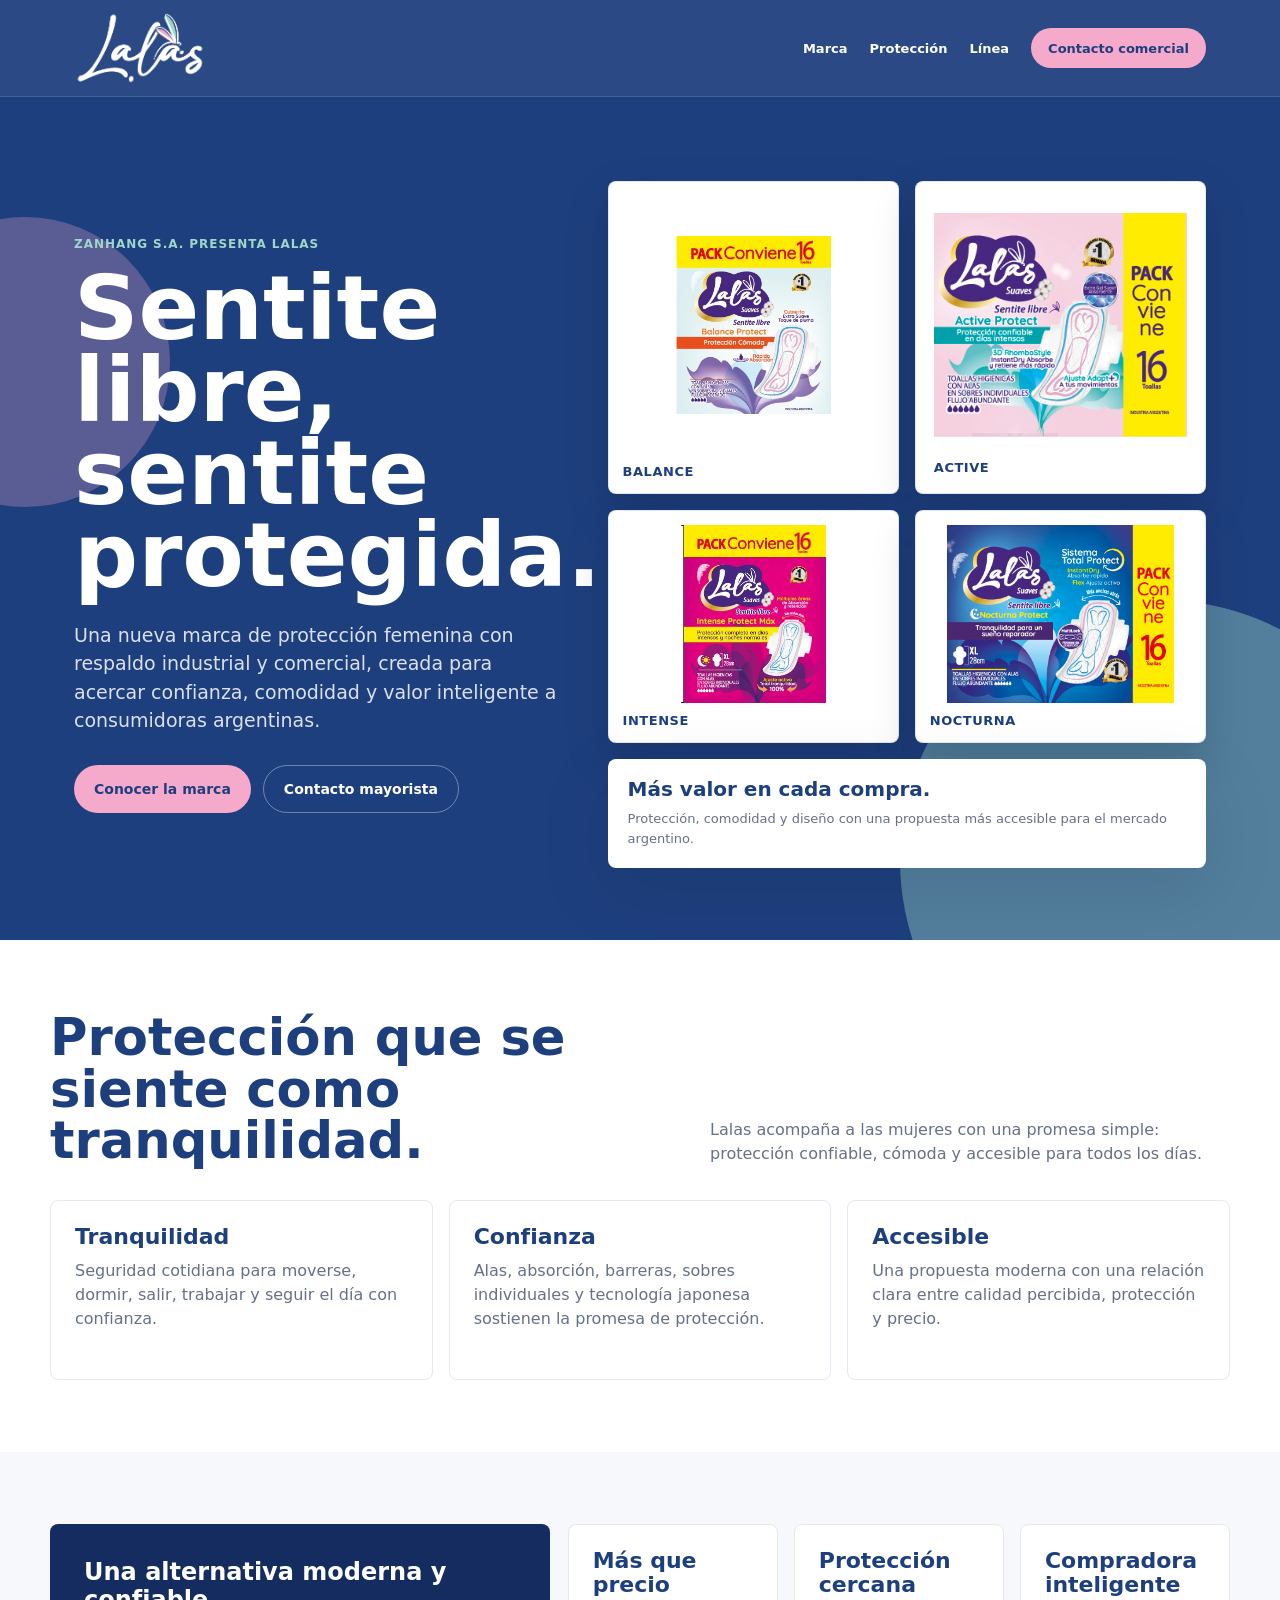
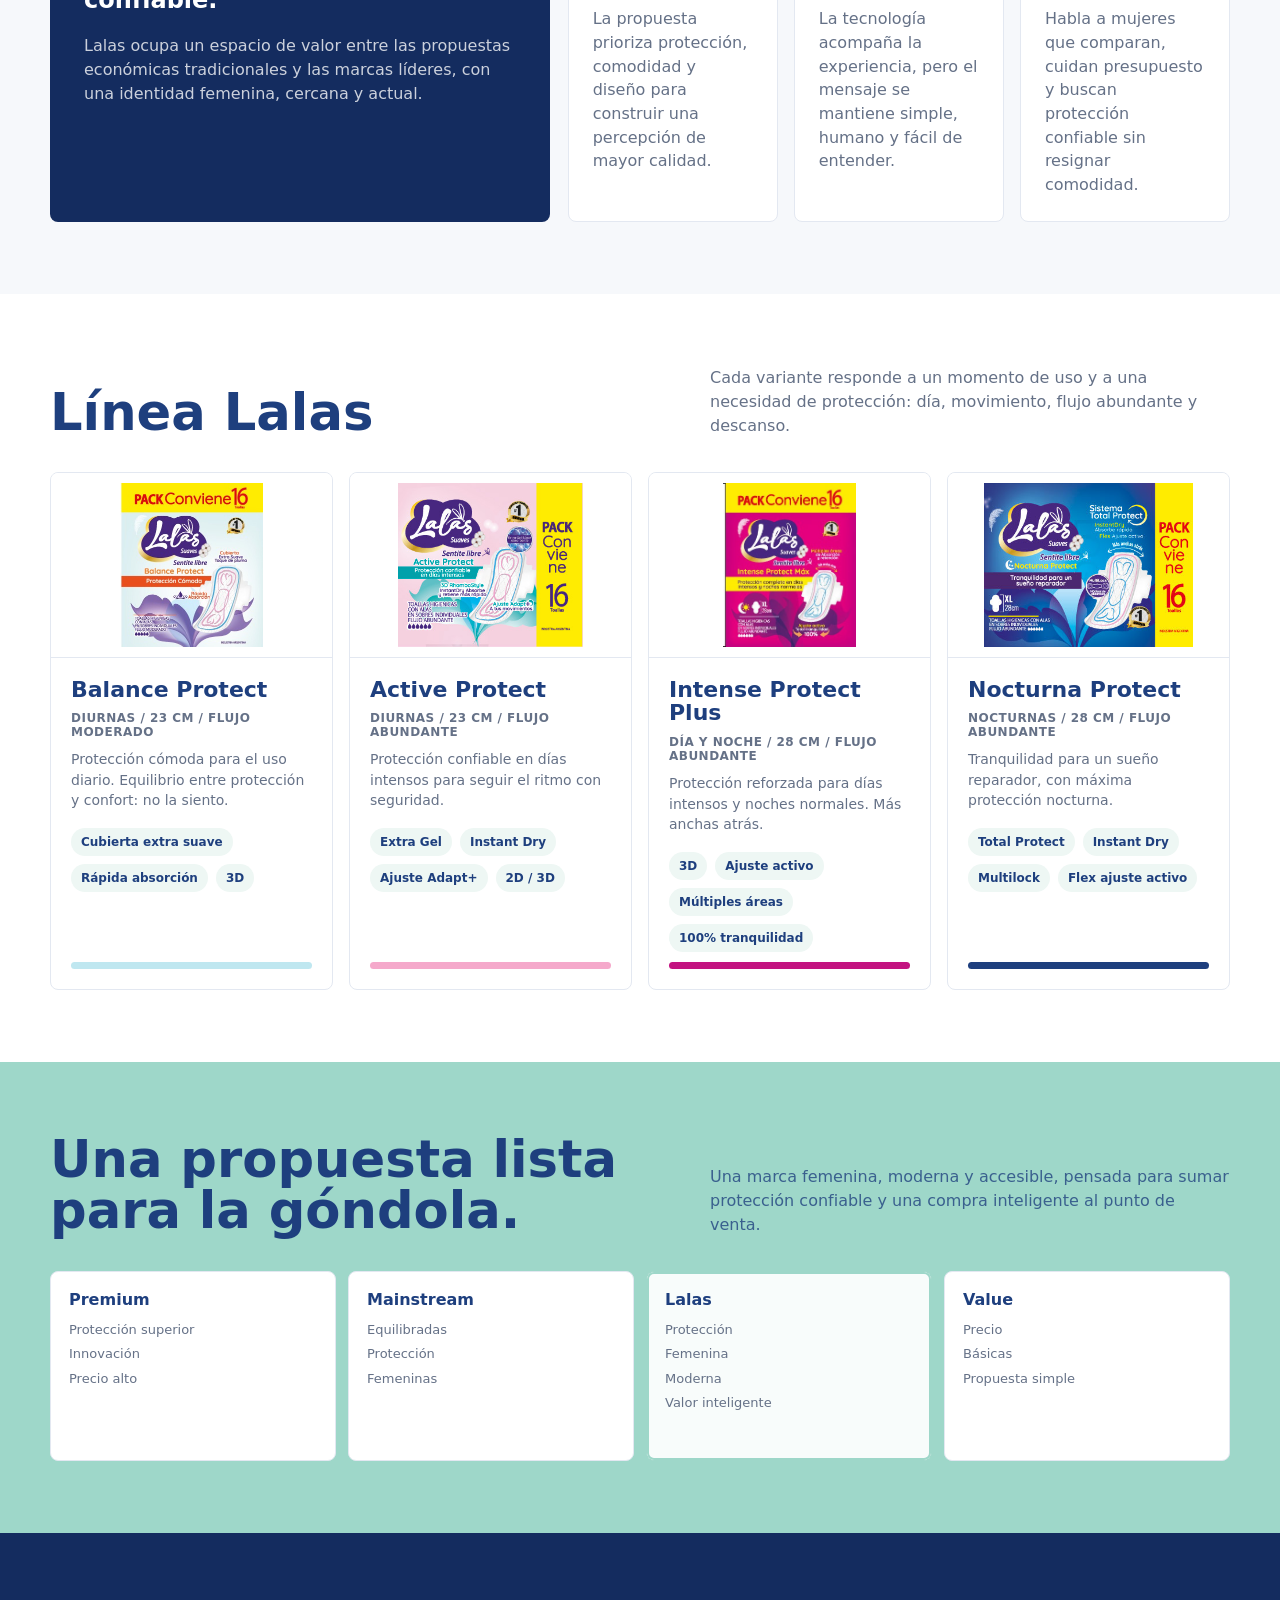
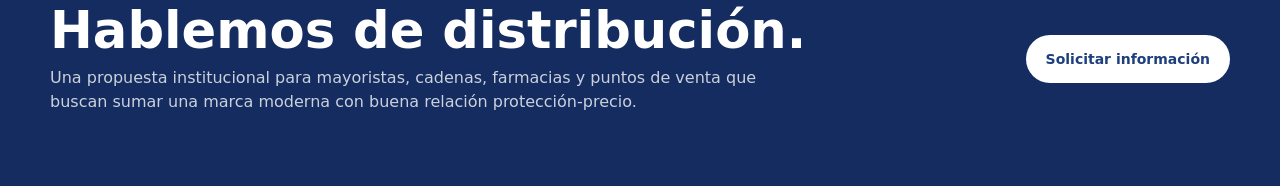
<file: opcion-a-institucional.html>
<!DOCTYPE html>
<html lang="es">
<head>
  <meta charset="utf-8">
  <meta name="viewport" content="width=device-width, initial-scale=1">
  <title>Lalas - Opción A Institucional</title>
  <link rel="icon" href="favicon.ico" sizes="any">
  <link rel="icon" type="image/png" href="assets/favicon-32.png">
  <link rel="apple-touch-icon" href="assets/apple-touch-icon.png">
  <link rel="stylesheet" href="styles.css">
</head>
<body>
  <header class="site-header">
    <nav class="nav" aria-label="Navegación principal">
      <a href="#inicio" aria-label="Lalas inicio">
        <img class="logo" src="assets/lalas-logo-negative.png" alt="Lalas">
      </a>
      <input class="nav-toggle" type="checkbox" id="nav-toggle-a" aria-label="Abrir menú">
      <label class="nav-menu-button" for="nav-toggle-a" aria-hidden="true">
        <span></span>
        <span></span>
        <span></span>
      </label>
      <div class="nav-links">
        <a href="#marca">Marca</a>
        <a href="#posicionamiento">Protección</a>
        <a href="#linea">Línea</a>
        <a class="nav-cta" href="#contacto">Contacto comercial</a>
      </div>
    </nav>
  </header>

  <main id="inicio">
    <section class="hero institucional">
      <div class="hero-inner">
        <div>
          <div class="eyebrow">Zanhang S.A. presenta Lalas</div>
          <h1 class="hero-title">Sentite libre, sentite protegida.</h1>
          <p class="hero-copy">Una nueva marca de protección femenina con respaldo industrial y comercial, creada para acercar confianza, comodidad y valor inteligente a consumidoras argentinas.</p>
          <div class="button-row">
            <a class="button primary" href="#marca">Conocer la marca</a>
            <a class="button secondary" href="#contacto">Contacto mayorista</a>
          </div>
        </div>

        <div class="pack-stage product-wall" aria-label="Productos Lalas">
          <figure class="hero-product balance">
            <img src="assets/420-balance-horizontal.jpg" alt="Pack Lalas Balance Protect">
            <figcaption>Balance</figcaption>
          </figure>
          <figure class="hero-product active featured">
            <img src="assets/440-active.jpg" alt="Pack Lalas Active Protect">
            <figcaption>Active</figcaption>
          </figure>
          <figure class="hero-product intense">
            <img src="assets/460-intense-horizontal.jpg" alt="Pack Lalas Intense Protect Plus">
            <figcaption>Intense</figcaption>
          </figure>
          <figure class="hero-product nocturna">
            <img src="assets/480-nocturna.jpg" alt="Pack Lalas Nocturna Protect">
            <figcaption>Nocturna</figcaption>
          </figure>
          <div class="claim-card">
            <strong>Más valor en cada compra.</strong>
            <span>Protección, comodidad y diseño con una propuesta más accesible para el mercado argentino.</span>
          </div>
        </div>
      </div>
    </section>

    <section id="posicionamiento" class="section">
      <div class="container">
        <div class="section-head">
          <h2 class="section-title">Protección que se siente como tranquilidad.</h2>
          <p class="section-intro">Lalas acompaña a las mujeres con una promesa simple: protección confiable, cómoda y accesible para todos los días.</p>
        </div>
        <div class="grid-3">
          <article class="card">
            <strong>Tranquilidad</strong>
            <p>Seguridad cotidiana para moverse, dormir, salir, trabajar y seguir el día con confianza.</p>
          </article>
          <article class="card">
            <strong>Confianza</strong>
            <p>Alas, absorción, barreras, sobres individuales y tecnología japonesa sostienen la promesa de protección.</p>
          </article>
          <article class="card">
            <strong>Accesible</strong>
            <p>Una propuesta moderna con una relación clara entre calidad percibida, protección y precio.</p>
          </article>
        </div>
      </div>
    </section>

    <section id="marca" class="section surface">
      <div class="container">
        <div class="brand-split">
          <div class="brand-panel">
            <h2>Una alternativa moderna y confiable.</h2>
            <p>Lalas ocupa un espacio de valor entre las propuestas económicas tradicionales y las marcas líderes, con una identidad femenina, cercana y actual.</p>
          </div>
          <div class="grid-3">
            <article class="card">
              <strong>Más que precio</strong>
              <p>La propuesta prioriza protección, comodidad y diseño para construir una percepción de mayor calidad.</p>
            </article>
            <article class="card">
              <strong>Protección cercana</strong>
              <p>La tecnología acompaña la experiencia, pero el mensaje se mantiene simple, humano y fácil de entender.</p>
            </article>
            <article class="card">
              <strong>Compradora inteligente</strong>
              <p>Habla a mujeres que comparan, cuidan presupuesto y buscan protección confiable sin resignar comodidad.</p>
            </article>
          </div>
        </div>
      </div>
    </section>

    <section id="linea" class="section">
      <div class="container">
        <div class="section-head">
          <h2 class="section-title">Línea Lalas</h2>
          <p class="section-intro">Cada variante responde a un momento de uso y a una necesidad de protección: día, movimiento, flujo abundante y descanso.</p>
        </div>
        <div class="grid-4">
          <article class="sku-card">
            <div class="sku-image"><img src="assets/420-balance-horizontal.jpg" alt="Lalas Balance Protect"></div>
            <div class="sku-body">
              <h3>Balance Protect</h3>
              <span class="sku-meta">Diurnas / 23 cm / flujo moderado</span>
              <p>Protección cómoda para el uso diario. Equilibrio entre protección y confort: no la siento.</p>
              <div class="benefit-list"><span class="benefit">Cubierta extra suave</span><span class="benefit">Rápida absorción</span><span class="benefit">3D</span></div>
              <span class="sku-bar" style="background:#bfe7f0"></span>
            </div>
          </article>

          <article class="sku-card">
            <div class="sku-image"><img src="assets/440-active.jpg" alt="Lalas Active Protect"></div>
            <div class="sku-body">
              <h3>Active Protect</h3>
              <span class="sku-meta">Diurnas / 23 cm / flujo abundante</span>
              <p>Protección confiable en días intensos para seguir el ritmo con seguridad.</p>
              <div class="benefit-list"><span class="benefit">Extra Gel</span><span class="benefit">Instant Dry</span><span class="benefit">Ajuste Adapt+</span><span class="benefit">2D / 3D</span></div>
              <span class="sku-bar" style="background:#f5a9cb"></span>
            </div>
          </article>

          <article class="sku-card">
            <div class="sku-image"><img src="assets/460-intense-horizontal.jpg" alt="Lalas Intense Protect Plus"></div>
            <div class="sku-body">
              <h3>Intense Protect Plus</h3>
              <span class="sku-meta">Día y noche / 28 cm / flujo abundante</span>
              <p>Protección reforzada para días intensos y noches normales. Más anchas atrás.</p>
              <div class="benefit-list"><span class="benefit">3D</span><span class="benefit">Ajuste activo</span><span class="benefit">Múltiples áreas</span><span class="benefit">100% tranquilidad</span></div>
              <span class="sku-bar" style="background:#c31381"></span>
            </div>
          </article>

          <article class="sku-card">
            <div class="sku-image"><img src="assets/480-nocturna.jpg" alt="Lalas Nocturna Protect"></div>
            <div class="sku-body">
              <h3>Nocturna Protect</h3>
              <span class="sku-meta">Nocturnas / 28 cm / flujo abundante</span>
              <p>Tranquilidad para un sueño reparador, con máxima protección nocturna.</p>
              <div class="benefit-list"><span class="benefit">Total Protect</span><span class="benefit">Instant Dry</span><span class="benefit">Multilock</span><span class="benefit">Flex ajuste activo</span></div>
              <span class="sku-bar" style="background:#1e3f7e"></span>
            </div>
          </article>
        </div>
      </div>
    </section>

    <section class="section mint">
      <div class="container">
        <div class="section-head">
          <h2 class="section-title">Una propuesta lista para la góndola.</h2>
          <p class="section-intro" style="color:rgba(30,63,126,.78)">Una marca femenina, moderna y accesible, pensada para sumar protección confiable y una compra inteligente al punto de venta.</p>
        </div>
        <div class="ladder-grid">
          <div class="ladder-card">
            <strong>Premium</strong>
            <span>Protección superior</span>
            <span>Innovación</span>
            <span>Precio alto</span>
          </div>
          <div class="ladder-card">
            <strong>Mainstream</strong>
            <span>Equilibradas</span>
            <span>Protección</span>
            <span>Femeninas</span>
          </div>
          <div class="ladder-card featured">
            <strong>Lalas</strong>
            <span>Protección</span>
            <span>Femenina</span>
            <span>Moderna</span>
            <span>Valor inteligente</span>
          </div>
          <div class="ladder-card">
            <strong>Value</strong>
            <span>Precio</span>
            <span>Básicas</span>
            <span>Propuesta simple</span>
          </div>
        </div>
      </div>
    </section>

    <section id="contacto" class="section blue">
      <div class="container closing">
        <div>
          <h2>Hablemos de distribución.</h2>
          <p>Una propuesta institucional para mayoristas, cadenas, farmacias y puntos de venta que buscan sumar una marca moderna con buena relación protección-precio.</p>
        </div>
        <a class="button" href="mailto:comercial@lalas.com.ar">Solicitar información</a>
      </div>
    </section>
  </main>
</body>
</html>
</file>
<file: styles.css>
:root {
  --azul: #1e3f7e;
  --azul-profundo: #142c5f;
  --verde: #9ed7c9;
  --rosa: #f5a9cb;
  --blanco: #ffffff;
  --negro: #000000;
  --tinta: #13213b;
  --gris: #657187;
  --linea: #e3e8f1;
  --fondo: #f6f8fb;
  --amarillo-pack: #ffe900;
  --sombra: 0 24px 70px rgba(19, 33, 59, 0.14);
  --radio: 8px;
  --ancho: 1180px;
}

* {
  box-sizing: border-box;
}

html {
  scroll-behavior: smooth;
  scroll-padding-top: 75px;
}

[id] {
  scroll-margin-top: 75px;
}

body {
  margin: 0;
  color: var(--tinta);
  background: var(--blanco);
  font-family: Inter, ui-sans-serif, system-ui, -apple-system, BlinkMacSystemFont, "Segoe UI", sans-serif;
  letter-spacing: 0;
}

img {
  max-width: 100%;
  display: block;
}

a {
  color: inherit;
  text-decoration: none;
}

.site-header {
  position: sticky;
  top: 0;
  z-index: 20;
  background: rgba(30, 63, 126, 0.94);
  backdrop-filter: blur(12px);
  color: var(--blanco);
  border-bottom: 1px solid rgba(255, 255, 255, 0.12);
}

.site-header.light {
  background: rgba(255, 255, 255, 0.94);
  color: var(--azul);
  border-bottom: 1px solid var(--linea);
}

.nav {
  max-width: var(--ancho);
  min-height: 82px;
  margin: 0 auto;
  padding: 10px 24px;
  display: flex;
  align-items: center;
  justify-content: space-between;
  gap: 24px;
  position: relative;
}

.logo {
  width: 190px;
  height: 76px;
  object-fit: contain;
  object-position: left center;
}

.nav-links {
  display: flex;
  align-items: center;
  gap: 22px;
  font-size: 13px;
  font-weight: 800;
}

.nav-toggle,
.nav-menu-button {
  display: none;
}

.nav-menu-button {
  width: 44px;
  height: 44px;
  border: 1px solid rgba(255, 255, 255, 0.28);
  border-radius: 999px;
  align-items: center;
  justify-content: center;
  flex-direction: column;
  gap: 5px;
  cursor: pointer;
}

.nav-menu-button span {
  width: 18px;
  height: 2px;
  border-radius: 999px;
  background: currentColor;
}

.light .nav-menu-button {
  border-color: rgba(30, 63, 126, 0.22);
}

.nav-cta {
  min-height: 40px;
  padding: 0 17px;
  display: inline-flex;
  align-items: center;
  border-radius: 999px;
  background: var(--rosa);
  color: var(--azul);
  font-weight: 900;
}

.light .nav-cta {
  background: var(--azul);
  color: var(--blanco);
}

.hero {
  overflow: hidden;
  position: relative;
}

.hero.institucional {
  color: var(--blanco);
  background: var(--azul);
}

.hero.producto {
  color: var(--azul);
  background: linear-gradient(90deg, var(--blanco) 0 54%, var(--rosa) 54% 100%);
}

.hero::before,
.hero::after {
  content: "";
  position: absolute;
  border-radius: 50%;
  pointer-events: none;
}

.hero.institucional::before {
  right: -140px;
  bottom: -180px;
  width: 520px;
  height: 520px;
  background: rgba(158, 215, 201, 0.42);
}

.hero.institucional::after {
  left: -120px;
  top: 120px;
  width: 290px;
  height: 290px;
  background: rgba(245, 169, 203, 0.28);
}

.hero.producto::before {
  right: -120px;
  top: -110px;
  width: 390px;
  height: 390px;
  background: rgba(255, 255, 255, 0.34);
}

.hero-inner {
  max-width: var(--ancho);
  min-height: 720px;
  margin: 0 auto;
  padding: 84px 24px 72px;
  display: grid;
  grid-template-columns: minmax(0, 0.9fr) minmax(0, 1.1fr);
  gap: 44px;
  align-items: center;
  position: relative;
  z-index: 2;
}

.eyebrow {
  margin-bottom: 16px;
  color: var(--verde);
  font-size: 12px;
  line-height: 1.2;
  font-weight: 900;
  text-transform: uppercase;
  letter-spacing: 0.08em;
}

.producto .eyebrow {
  color: #bd2b7a;
}

h1,
h2,
h3,
h4,
p {
  margin-top: 0;
}

.hero-title {
  max-width: 640px;
  margin-bottom: 24px;
  font-size: clamp(48px, 7vw, 92px);
  line-height: 0.92;
  letter-spacing: 0;
}

.hero-copy {
  max-width: 560px;
  margin-bottom: 30px;
  font-size: 19px;
  line-height: 1.5;
  color: rgba(255, 255, 255, 0.84);
}

.producto .hero-copy {
  color: #4d5b73;
}

.button-row {
  display: flex;
  flex-wrap: wrap;
  gap: 12px;
}

.button {
  min-height: 48px;
  padding: 0 20px;
  border-radius: 999px;
  display: inline-flex;
  align-items: center;
  justify-content: center;
  font-size: 14px;
  font-weight: 900;
  white-space: nowrap;
}

.button.primary {
  background: var(--rosa);
  color: var(--azul);
}

.button.dark {
  background: var(--azul);
  color: var(--blanco);
}

.button.secondary {
  border: 1px solid rgba(255, 255, 255, 0.36);
  color: var(--blanco);
}

.producto .button.secondary {
  border-color: rgba(30, 63, 126, 0.25);
  color: var(--azul);
}

.pack-stage {
  min-height: 500px;
  position: relative;
}

.product-wall {
  display: grid;
  grid-template-columns: repeat(2, minmax(0, 1fr));
  gap: 16px;
  align-content: center;
}

.feature-shelf {
  display: grid;
  grid-template-columns: minmax(0, 1.15fr) minmax(180px, 0.85fr);
  gap: 16px;
  align-items: stretch;
}

.hero-product {
  margin: 0;
  border: 1px solid rgba(30, 63, 126, 0.12);
  border-radius: var(--radio);
  padding: 14px;
  background: var(--blanco);
  box-shadow: 0 18px 44px rgba(4, 14, 35, 0.18);
  display: grid;
  grid-template-rows: minmax(0, 1fr) auto;
  gap: 10px;
  min-height: 214px;
}

.hero-product.featured {
  min-height: 296px;
  padding: 18px;
}

.hero-product img {
  width: 100%;
  height: 178px;
  object-fit: contain;
  align-self: center;
  justify-self: center;
}

.hero-product.featured img {
  height: 250px;
}

.hero-product figcaption {
  color: var(--azul);
  font-size: 13px;
  font-weight: 900;
  text-transform: uppercase;
  letter-spacing: 0.04em;
}

.mini-products {
  display: grid;
  gap: 12px;
}

.mini-products .hero-product {
  min-height: 132px;
  padding: 10px;
}

.mini-products .hero-product img {
  height: 92px;
}

.mini-products .hero-product figcaption {
  font-size: 11px;
}

.claim-card {
  width: auto;
  padding: 20px;
  border-radius: var(--radio);
  background: var(--blanco);
  color: var(--azul);
  position: static;
  grid-column: 1 / -1;
  z-index: 6;
  box-shadow: var(--sombra);
}

.claim-card.dark {
  background: var(--azul);
  color: var(--blanco);
}

.claim-card strong {
  display: block;
  margin-bottom: 8px;
  font-size: 20px;
  line-height: 1.05;
}

.claim-card span {
  color: var(--gris);
  font-size: 13px;
  line-height: 1.4;
}

.claim-card.dark span {
  color: rgba(255, 255, 255, 0.78);
}

.section {
  padding: 72px 24px;
}

.section.surface {
  background: var(--fondo);
}

.section.blue {
  background: var(--azul-profundo);
  color: var(--blanco);
}

.section.mint {
  background: var(--verde);
}

.container {
  max-width: var(--ancho);
  margin: 0 auto;
}

.section-head {
  margin-bottom: 34px;
  display: flex;
  align-items: end;
  justify-content: space-between;
  gap: 28px;
}

.section-title {
  max-width: 620px;
  margin-bottom: 0;
  color: var(--azul);
  font-size: clamp(34px, 4vw, 56px);
  line-height: 1;
  letter-spacing: 0;
}

.blue .section-title {
  color: var(--blanco);
}

.section-intro {
  max-width: 520px;
  margin-bottom: 0;
  color: var(--gris);
  font-size: 16px;
  line-height: 1.5;
}

.blue .section-intro {
  color: rgba(255, 255, 255, 0.78);
}

.grid-3 {
  display: grid;
  grid-template-columns: repeat(3, minmax(0, 1fr));
  gap: 16px;
}

.grid-4 {
  display: grid;
  grid-template-columns: repeat(4, minmax(0, 1fr));
  gap: 16px;
}

.card,
.sku-card,
.ladder-card {
  border: 1px solid var(--linea);
  border-radius: var(--radio);
  background: var(--blanco);
}

.card {
  min-height: 180px;
  padding: 24px;
}

.card strong {
  display: block;
  margin-bottom: 10px;
  color: var(--azul);
  font-size: 22px;
  line-height: 1.1;
}

.card p {
  margin-bottom: 0;
  color: var(--gris);
  line-height: 1.48;
}

.brand-split {
  display: grid;
  grid-template-columns: 0.86fr 1.14fr;
  gap: 18px;
  align-items: stretch;
}

.brand-panel {
  border-radius: var(--radio);
  padding: 34px;
  background: var(--azul-profundo);
  color: var(--blanco);
}

.brand-panel h3,
.mint-panel h3 {
  margin-bottom: 16px;
  font-size: 42px;
  line-height: 1;
  letter-spacing: 0;
}

.brand-panel p {
  margin-bottom: 0;
  color: rgba(255, 255, 255, 0.78);
  line-height: 1.5;
}

.mint-panel {
  border-radius: var(--radio);
  padding: 34px;
  background: var(--verde);
  color: var(--azul);
}

.mint-panel p {
  margin-bottom: 0;
  color: rgba(30, 63, 126, 0.78);
  line-height: 1.5;
}

.sku-card {
  overflow: hidden;
  min-height: 390px;
  display: flex;
  flex-direction: column;
}

.sku-image {
  height: 185px;
  border-bottom: 1px solid var(--linea);
  display: flex;
  align-items: center;
  justify-content: center;
  overflow: hidden;
  background: var(--blanco);
}

.sku-image img {
  width: 92%;
  max-height: 164px;
  object-fit: contain;
}

.sku-body {
  padding: 20px;
  display: flex;
  flex-direction: column;
  gap: 10px;
  flex: 1;
}

.sku-body h3 {
  margin-bottom: 0;
  color: var(--azul);
  font-size: 22px;
  line-height: 1.08;
  letter-spacing: 0;
}

.sku-meta {
  color: var(--gris);
  font-size: 12px;
  font-weight: 900;
  text-transform: uppercase;
  letter-spacing: 0.04em;
}

.sku-body p {
  margin-bottom: 0;
  color: var(--gris);
  font-size: 14px;
  line-height: 1.45;
}

.sku-bar {
  height: 7px;
  margin-top: auto;
  border-radius: 999px;
}

.benefit-list {
  display: flex;
  flex-wrap: wrap;
  gap: 8px;
  margin-top: 8px;
}

.benefit {
  padding: 7px 10px;
  border-radius: 999px;
  background: #eef7f4;
  color: var(--azul);
  font-size: 12px;
  font-weight: 900;
}

.official-icons {
  display: flex;
  align-items: center;
  justify-content: center;
  gap: 10px;
  margin-top: auto;
  padding-top: 4px;
}

.official-icons img {
  width: 66px;
  height: 66px;
  flex: 0 0 66px;
  display: block;
  object-fit: contain;
  border-radius: 50%;
}

.ladder-grid {
  display: grid;
  grid-template-columns: repeat(4, minmax(0, 1fr));
  gap: 12px;
}

.ladder-card {
  padding: 18px;
  min-height: 190px;
}

.ladder-card.featured {
  border-color: var(--verde);
  box-shadow: inset 0 0 0 2px var(--verde);
  background: #f8fcfb;
}

.ladder-card strong {
  display: block;
  margin-bottom: 12px;
  color: var(--azul);
  font-size: 16px;
}

.ladder-card span {
  display: block;
  margin-bottom: 7px;
  color: var(--gris);
  font-size: 13px;
  line-height: 1.35;
}

.closing {
  display: grid;
  grid-template-columns: minmax(0, 1fr) auto;
  gap: 24px;
  align-items: center;
}

.closing h2 {
  margin-bottom: 10px;
  font-size: clamp(34px, 4vw, 56px);
  line-height: 1;
  letter-spacing: 0;
}

.closing p {
  max-width: 760px;
  margin-bottom: 0;
  color: rgba(255, 255, 255, 0.78);
  line-height: 1.5;
}

.closing .button {
  background: var(--blanco);
  color: var(--azul);
}

.product-hero {
  background:
    radial-gradient(circle at 74% 15%, rgba(255, 255, 255, 0.72), transparent 32%),
    linear-gradient(90deg, #ffffff 0 50%, #f8c0d8 50% 100%);
}

.product-hero-inner {
  min-height: 760px;
}

.hero-showcase {
  position: relative;
  min-height: 560px;
  display: grid;
  grid-template-columns: minmax(0, 1fr) 168px;
  gap: 18px;
  align-items: center;
}

.hero-pack-card {
  border: 1px solid rgba(30, 63, 126, 0.12);
  border-radius: var(--radio);
  background: rgba(255, 255, 255, 0.86);
  box-shadow: var(--sombra);
}

.hero-pack-card-main {
  padding: 26px;
}

.hero-pack-card-main img {
  width: 100%;
  max-height: 410px;
  object-fit: contain;
}

.hero-pack-card-main span {
  display: block;
  margin-top: 14px;
  color: var(--azul);
  font-size: 13px;
  font-weight: 900;
  letter-spacing: 0.06em;
  text-transform: uppercase;
}

.hero-pack-stack {
  display: grid;
  gap: 12px;
}

.hero-pack-stack img {
  width: 100%;
  aspect-ratio: 1;
  padding: 10px;
  object-fit: contain;
  border: 1px solid rgba(30, 63, 126, 0.12);
  border-radius: var(--radio);
  background: rgba(255, 255, 255, 0.86);
  box-shadow: 0 12px 28px rgba(19, 33, 59, 0.12);
}

.hero-claim {
  grid-column: 1 / -1;
}

.benefits-general-title {
  margin: 0 0 24px;
  color: var(--azul);
  font-size: clamp(34px, 4vw, 56px);
  line-height: 1;
  letter-spacing: 0;
}

.benefit-icons {
  display: grid;
  grid-template-columns: repeat(4, minmax(0, 1fr));
  gap: 16px;
}

.benefit-icon-card {
  min-height: 280px;
  padding: 20px;
  border: 1px solid var(--linea);
  border-radius: var(--radio);
  background: var(--blanco);
}

.benefit-icon-card img {
  width: 120px;
  height: 120px;
  margin-bottom: 18px;
  object-fit: contain;
}

.benefit-icon-card strong {
  display: block;
  margin-bottom: 8px;
  color: var(--azul);
  font-size: 20px;
  line-height: 1.08;
}

.benefit-icon-card p {
  margin-bottom: 0;
  color: var(--gris);
  line-height: 1.48;
}

.product-grid {
  display: grid;
  grid-template-columns: repeat(4, minmax(0, 1fr));
  gap: 18px;
}

.product-card {
  overflow: hidden;
  border: 1px solid var(--linea);
  border-radius: var(--radio);
  background: var(--blanco);
  display: flex;
  flex-direction: column;
  min-height: 560px;
}

.variant-banner {
  width: 100%;
  height: 86px;
  object-fit: cover;
  border-bottom: 1px solid var(--linea);
}

.product-visual {
  min-height: 220px;
  width: 100%;
  border: 0;
  background: transparent;
  display: flex;
  align-items: center;
  justify-content: center;
  padding: 18px 18px 8px;
}

.product-zoom {
  cursor: zoom-in;
  transition: transform 160ms ease, background 160ms ease;
}

.product-zoom:hover,
.product-zoom:focus-visible {
  background: rgba(30, 63, 126, 0.035);
  transform: translateY(-2px);
  outline: 0;
}

.product-visual img {
  width: 100%;
  max-height: 230px;
  object-fit: contain;
}

.product-copy {
  padding: 20px;
  display: flex;
  flex: 1;
  flex-direction: column;
  gap: 10px;
}

.product-copy h3 {
  margin-bottom: 0;
  color: var(--azul);
  font-size: 24px;
  line-height: 1.05;
}

.product-copy > span {
  color: var(--gris);
  font-size: 12px;
  font-weight: 900;
  line-height: 1.3;
  text-transform: uppercase;
  letter-spacing: 0.04em;
}

.product-copy p {
  margin-bottom: 0;
  color: var(--gris);
  font-size: 14px;
  line-height: 1.45;
}

.product-card.balance .benefit {
  background: #e8f8fb;
}

.product-card.active .benefit {
  background: #fde7f1;
}

.product-card.intense .benefit {
  background: #ffe7f5;
}

.product-card.nocturna .benefit {
  background: #e8efff;
}

.feature-band {
  display: grid;
  grid-template-columns: repeat(2, minmax(0, 1fr));
  gap: 16px;
}

.feature-band article {
  min-height: 210px;
  padding: 24px;
  border: 1px solid var(--linea);
  border-radius: var(--radio);
  background: var(--blanco);
  display: grid;
  grid-template-columns: 140px minmax(0, 1fr);
  gap: 22px;
  align-items: center;
}

.feature-band img {
  width: 140px;
  height: 140px;
  object-fit: contain;
}

.feature-band strong {
  display: block;
  margin-bottom: 8px;
  color: var(--azul);
  font-size: 24px;
  line-height: 1.06;
}

.feature-band p {
  margin-bottom: 0;
  color: var(--gris);
  line-height: 1.5;
}

.moment-layout {
  display: grid;
  grid-template-columns: 0.9fr 1.1fr;
  gap: 18px;
  align-items: stretch;
}

.moment-layout .mint-panel h2 {
  margin-bottom: 16px;
  font-size: clamp(34px, 4vw, 56px);
  line-height: 1;
  letter-spacing: 0;
}

.moment-cards {
  display: grid;
  grid-template-columns: repeat(2, minmax(0, 1fr));
  gap: 12px;
}

.moment-cards article {
  min-height: 172px;
  padding: 22px;
  border: 1px solid rgba(30, 63, 126, 0.12);
  border-radius: var(--radio);
  background: rgba(255, 255, 255, 0.84);
}

.moment-cards strong,
.moment-cards span {
  display: block;
}

.moment-cards strong {
  margin-bottom: 10px;
  color: var(--azul);
  font-size: 20px;
}

.moment-cards span {
  color: rgba(30, 63, 126, 0.76);
  line-height: 1.45;
}

.lifestyle-feature,
.lifestyle-card {
  margin: 0;
  overflow: hidden;
  position: relative;
  border-radius: var(--radio);
  background: var(--azul);
  box-shadow: 0 18px 42px rgba(19, 33, 59, 0.14);
}

.lifestyle-feature {
  min-height: 390px;
}

.lifestyle-feature.movement {
  margin-top: 24px;
}

.lifestyle-feature img,
.lifestyle-card img {
  width: 100%;
  height: 100%;
  min-height: inherit;
  object-fit: cover;
}

.lifestyle-feature figcaption,
.lifestyle-card figcaption {
  position: absolute;
  left: 14px;
  bottom: 14px;
  max-width: min(470px, calc(100% - 28px));
  padding: 14px 16px;
  border-radius: var(--radio);
  background: rgba(255, 255, 255, 0.9);
  color: var(--azul);
}

.lifestyle-card figcaption {
  padding: 9px 12px;
  border-radius: 999px;
  font-size: 12px;
  font-weight: 900;
  line-height: 1;
}

.lifestyle-feature figcaption strong,
.lifestyle-feature figcaption span {
  display: block;
}

.lifestyle-feature figcaption strong {
  margin-bottom: 6px;
  font-size: 22px;
  line-height: 1.05;
}

.lifestyle-feature figcaption span {
  color: rgba(30, 63, 126, 0.78);
  line-height: 1.4;
}

.lifestyle-section {
  padding-top: 64px;
  padding-bottom: 64px;
}

.lifestyle-story {
  display: grid;
  grid-template-columns: minmax(0, 0.82fr) minmax(0, 1.18fr);
  gap: 28px;
  align-items: center;
}

.lifestyle-story.reverse {
  grid-template-columns: minmax(0, 1.18fr) minmax(0, 0.82fr);
}

.lifestyle-copy {
  max-width: 520px;
}

.lifestyle-copy span {
  display: block;
  margin-bottom: 12px;
  color: #bd2b7a;
  font-size: 12px;
  font-weight: 900;
  letter-spacing: 0.08em;
  text-transform: uppercase;
}

.mint .lifestyle-copy span {
  color: var(--azul);
}

.lifestyle-copy h2 {
  margin-bottom: 16px;
  color: var(--azul);
  font-size: clamp(34px, 4vw, 56px);
  line-height: 1;
  letter-spacing: 0;
}

.lifestyle-copy p {
  margin-bottom: 0;
  color: var(--gris);
  font-size: 17px;
  line-height: 1.55;
}

.mint .lifestyle-copy p {
  color: rgba(30, 63, 126, 0.78);
}

.lifestyle-visual {
  min-height: 390px;
  margin: 0;
  overflow: hidden;
  border-radius: var(--radio);
  background: var(--azul);
  box-shadow: 0 18px 42px rgba(19, 33, 59, 0.14);
}

.lifestyle-visual img {
  width: 100%;
  height: 100%;
  min-height: inherit;
  object-fit: cover;
}

.boards-grid {
  display: grid;
  grid-template-columns: repeat(4, minmax(0, 1fr));
  gap: 16px;
}

.board-link {
  aspect-ratio: 1 / 1;
  display: flex;
  align-items: center;
  justify-content: center;
  width: 100%;
  padding: 0;
  border: 0;
  border-radius: 0;
  background: transparent;
  box-shadow: none;
  cursor: zoom-in;
  outline-offset: 4px;
  transition: transform 160ms ease, filter 160ms ease;
}

.board-link:hover,
.board-link:focus-visible {
  transform: translateY(-3px);
  filter: drop-shadow(0 18px 24px rgba(19, 33, 59, 0.14));
}

.boards-grid img {
  width: 100%;
  height: 100%;
  border-radius: 0;
  object-fit: contain;
}

.image-modal {
  width: min(1120px, calc(100vw - 32px));
  max-height: calc(100vh - 32px);
  padding: 44px 16px 16px;
  border: 0;
  border-radius: var(--radio);
  background: var(--blanco);
  box-shadow: 0 30px 90px rgba(4, 14, 35, 0.34);
}

.image-modal::backdrop {
  background: rgba(10, 22, 48, 0.72);
  backdrop-filter: blur(4px);
}

.image-modal img {
  width: 100%;
  max-height: calc(100vh - 110px);
  object-fit: contain;
}

.modal-close {
  position: absolute;
  top: 10px;
  right: 10px;
  width: 34px;
  height: 34px;
  border: 0;
  border-radius: 999px;
  background: var(--azul);
  color: var(--blanco);
  cursor: pointer;
  font-size: 24px;
  line-height: 1;
}

.site-footer {
  padding: 44px 24px;
  background: var(--blanco);
  border-top: 1px solid var(--linea);
  color: var(--azul);
}

.footer-grid {
  display: grid;
  grid-template-columns: minmax(180px, 0.65fr) minmax(0, 1fr) minmax(260px, auto);
  gap: 28px;
  align-items: center;
}

.footer-brand {
  min-width: 0;
}

.footer-brand-logos {
  display: flex;
  flex-direction: column;
  align-items: center;
  gap: 8px;
  width: fit-content;
}

.footer-logo-zanhang {
  width: 210px;
  max-height: 92px;
  height: auto;
  object-fit: contain;
}

.footer-brand strong {
  font-size: 16px;
  letter-spacing: 0.02em;
}

.footer-info {
  display: grid;
  gap: 8px;
  justify-items: start;
  color: var(--gris);
  line-height: 1.45;
}

.footer-info p {
  margin-bottom: 0;
}

.footer-contact {
  width: fit-content;
  min-height: 40px;
  padding: 0 16px;
  border-radius: 999px;
  background: var(--azul);
  color: var(--blanco);
  display: inline-flex;
  align-items: center;
  font-weight: 900;
}

.footer-social {
  display: flex;
  flex-wrap: wrap;
  justify-content: end;
  gap: 8px;
}

.footer-social a {
  width: 52px;
  height: 52px;
  min-height: 52px;
  padding: 0;
  border: 1px solid var(--linea);
  border-radius: 999px;
  display: inline-flex;
  align-items: center;
  justify-content: center;
  color: var(--azul);
}

.footer-social a:hover,
.footer-social a:focus-visible {
  background: var(--azul);
  color: var(--blanco);
}

.footer-social svg {
  width: 25px;
  height: 25px;
  display: block;
}

.route-note {
  border-top: 1px solid var(--linea);
  padding: 18px 24px 20px;
  background: var(--blanco);
}

.route-note strong {
  display: block;
  margin-bottom: 6px;
  color: var(--azul);
  font-size: 18px;
}

.route-note span {
  color: var(--gris);
  line-height: 1.45;
}

@media (max-width: 980px) {
  .nav {
    align-items: center;
    flex-wrap: wrap;
  }

  .nav-links {
    flex-wrap: wrap;
  }

  .hero-inner,
  .brand-split,
  .closing {
    grid-template-columns: 1fr;
  }

  .hero-inner {
    min-height: auto;
  }

  .pack-stage {
    min-height: auto;
  }

  .feature-shelf {
    grid-template-columns: 1fr;
  }

  .mini-products {
    grid-template-columns: repeat(3, minmax(0, 1fr));
  }

  .section-head,
  .closing {
    align-items: start;
  }

  .grid-3,
  .grid-4,
  .ladder-grid,
  .product-grid,
  .benefit-icons,
  .boards-grid {
    grid-template-columns: repeat(2, minmax(0, 1fr));
  }

  .product-hero-inner,
  .moment-layout,
  .footer-grid {
    grid-template-columns: 1fr;
  }

  .hero-showcase {
    min-height: auto;
  }

  .footer-social {
    justify-content: start;
  }
}

@media (max-width: 760px) {
  html {
    scroll-padding-top: 80px;
  }

  [id] {
    scroll-margin-top: 80px;
  }

  .nav {
    min-height: 76px;
    padding: 10px 18px;
    gap: 12px;
  }

  .logo {
    width: 154px;
    height: 62px;
  }

  .nav-menu-button {
    display: inline-flex;
    margin-left: auto;
  }

  .nav-toggle {
    display: block;
    position: absolute;
    inline-size: 1px;
    block-size: 1px;
    opacity: 0;
    pointer-events: none;
  }

  .nav-toggle:focus-visible + .nav-menu-button {
    outline: 3px solid var(--rosa);
    outline-offset: 3px;
  }

  .nav-links {
    width: 100%;
    max-height: 0;
    overflow: hidden;
    padding: 0;
    display: grid;
    grid-template-columns: 1fr;
    gap: 0;
    opacity: 0;
    transition: max-height 180ms ease, opacity 180ms ease, padding 180ms ease;
  }

  .nav-links a {
    min-height: 44px;
    display: flex;
    align-items: center;
    border-top: 1px solid rgba(255, 255, 255, 0.14);
  }

  .light .nav-links a {
    border-top-color: var(--linea);
  }

  .nav-toggle:checked ~ .nav-links {
    max-height: 280px;
    padding: 10px 0 6px;
    opacity: 1;
  }

  .nav-cta {
    width: fit-content;
    margin-top: 8px;
  }
}

@media (max-width: 640px) {
  .hero-title {
    font-size: 48px;
  }

  .section {
    padding: 54px 18px;
  }

  .grid-3,
  .grid-4,
  .ladder-grid,
  .product-grid,
  .benefit-icons,
  .feature-band,
  .moment-cards,
  .boards-grid {
    grid-template-columns: 1fr;
  }

  .product-hero {
    background: linear-gradient(180deg, #ffffff 0 42%, #f8c0d8 42% 100%);
  }

  .hero-showcase {
    grid-template-columns: 1fr;
  }

  .hero-pack-stack {
    grid-template-columns: repeat(3, minmax(0, 1fr));
  }

  .hero-pack-card-main img {
    max-height: 320px;
  }

  .benefit-icon-card {
    min-height: auto;
  }

  .product-card {
    min-height: auto;
  }

  .footer-logo-zanhang {
    width: 180px;
    max-height: 82px;
  }

  .lifestyle-feature,
  .lifestyle-card {
    min-height: 280px;
  }

  .lifestyle-story,
  .lifestyle-story.reverse {
    grid-template-columns: 1fr;
  }

  .lifestyle-visual {
    min-height: 280px;
  }

  .feature-band article {
    grid-template-columns: 104px minmax(0, 1fr);
  }

  .feature-band img {
    width: 104px;
    height: 104px;
  }

  .product-wall,
  .mini-products {
    grid-template-columns: 1fr;
  }

  .hero-product,
  .hero-product.featured {
    min-height: 190px;
  }

  .hero-product img,
  .hero-product.featured img {
    height: 148px;
  }

  .claim-card {
    position: relative;
    width: auto;
    inset: auto;
    margin: 0;
  }
}
</file>
